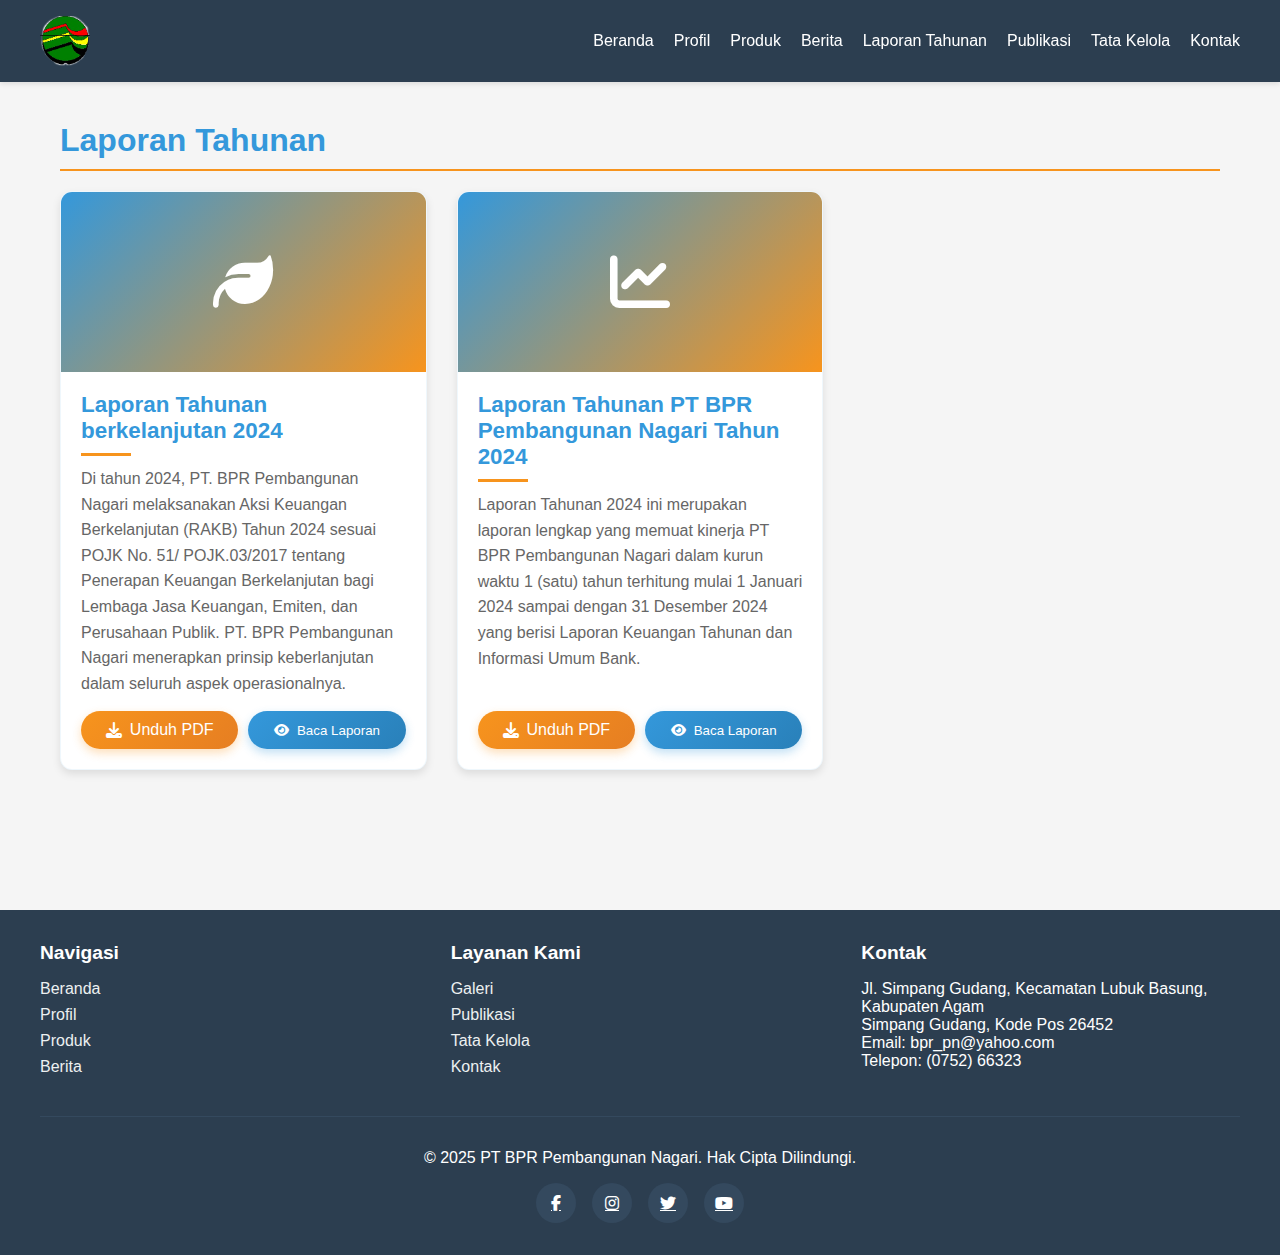
<file: laporan-tahunan.html>
<!DOCTYPE html>
<html lang="id">

<head>
    <meta charset="UTF-8">
    <meta name="viewport" content="width=device-width, initial-scale=1.0">
    <title>Laporan Tahunan - PT BPR Pembangunan Nagari</title>
    <link rel="stylesheet" href="https://cdnjs.cloudflare.com/ajax/libs/font-awesome/6.4.0/css/all.min.css">
    <link rel="stylesheet" href="stylelaporan.css">
    <script src="laporantahunan.js"></script>
</head>

<body>
    <!-- Navbar -->
    <nav class="navbar">
        <div class="nav-container">
            <div class="logo-image">
                <img src="./gambar/BPRLOGO.png" alt="Logo BPR">
            </div>

            <div class="toggle-button">
                <span class="bar"></span>
                <span class="bar"></span>
                <span class="bar"></span>
            </div>
            <ul class="menu">
                <li><a href="index.html">Beranda</a></li>
                <li><a href="profil.html">Profil</a></li>
                <li><a href="#">Produk</a></li>
                <li><a href="#">Berita</a></li>
                <li><a href="#">Laporan Tahunan</a></li>
                <li><a href="#">Publikasi</a></li>
                <li><a href="#">Tata Kelola</a></li>
                <li><a href="https://wa.me/6285263194065">Kontak</a></li>
            </ul>
        </div>
    </nav>

    <!-- Hero Section -->
    <div class="hero-section">
        <div class="hero-content">
            <h1>Laporan Tahunan</h1>
            <p>Transparansi dan akuntabilitas adalah komitmen kami. Dapatkan informasi lengkap mengenai kinerja dan
                pencapaian PT BPR Pembangunan Nagari melalui laporan tahunan kami.</p>
        </div>
    </div>

    <!-- Main Content -->
    <main class="main-content">
        <div class="content-container">
            <h2 class="section-title">Laporan Tahunan</h2>

            <!-- Mobile Notice -->
            <div class="mobile-notice" id="mobileNotice">
                <i class="fas fa-mobile-alt"></i>
                <strong>Mode Mobile Terdeteksi:</strong> PDF akan dibuka menggunakan Google Docs Viewer untuk pengalaman
                terbaik di perangkat mobile.
            </div>

            <div class="year-reports">
                <!-- 2024 Report Berkelanjutan -->
                <div class="report-card" id="report-2024-berkelanjutan">
                    <div class="report-image">
                        <i class="fas fa-leaf"></i>
                    </div>
                    <div class="report-content">
                        <h3>Laporan Tahunan berkelanjutan 2024</h3>
                        <p>Di tahun 2024, PT. BPR Pembangunan Nagari melaksanakan Aksi Keuangan Berkelanjutan (RAKB)
                            Tahun 2024 sesuai POJK No. 51/ POJK.03/2017 tentang Penerapan Keuangan Berkelanjutan bagi
                            Lembaga Jasa Keuangan, Emiten, dan Perusahaan Publik. PT. BPR Pembangunan Nagari
                            menerapkan prinsip keberlanjutan dalam seluruh aspek operasionalnya.</p>
                        <div class="pdf-actions">
                            <a href="https://drive.google.com/uc?export=download&id=1Km80rTKXNdyGE6LyexlWnydFBfz7YCvv"
                                class="download-btn" download>
                                <i class="fas fa-download"></i> Unduh PDF
                            </a>
                            <button class="toggle-view-btn" onclick="togglePdfView('berkelanjutan')">
                                <i class="fas fa-eye"></i> Baca Laporan
                            </button>
                        </div>
                    </div>
                </div>

                <!-- 2024 Report Tahunan -->
                <div class="report-card" id="report-2024-tahunan">
                    <div class="report-image">
                        <i class="fas fa-chart-line"></i>
                    </div>
                    <div class="report-content">
                        <h3>Laporan Tahunan PT BPR Pembangunan Nagari Tahun 2024</h3>
                        <p>Laporan Tahunan 2024 ini merupakan laporan lengkap yang memuat kinerja PT BPR
                            Pembangunan Nagari dalam kurun waktu 1 (satu) tahun terhitung mulai 1 Januari 2024 sampai
                            dengan 31 Desember 2024 yang berisi Laporan Keuangan Tahunan dan Informasi Umum Bank.</p>
                        <div class="pdf-actions">
                            <a href="https://drive.google.com/uc?export=download&id=168hwSKgYNmFO1OGvFa2KHzaIeJx5OyET"
                                class="download-btn" download>
                                <i class="fas fa-download"></i> Unduh PDF
                            </a>
                            <button class="toggle-view-btn" onclick="togglePdfView('tahunan')">
                                <i class="fas fa-eye"></i> Baca Laporan
                            </button>
                        </div>
                    </div>
                </div>
            </div>

            <!-- PDF Viewer Berkelanjutan -->
            <div class="pdf-section" id="pdf-section-berkelanjutan">
                <div class="pdf-container">
                    <div class="pdf-header">
                        <h3 class="pdf-title">
                            <i class="fas fa-file-pdf"></i>
                            Laporan Tahunan Berkelanjutan 2024
                        </h3>
                        <div class="pdf-controls">
                            <a href="https://drive.google.com/uc?export=download&id=1Km80rTKXNdyGE6LyexlWnydFBfz7YCvv"
                                class="pdf-control-btn" download title="Unduh PDF">
                                <i class="fas fa-download"></i>
                            </a>
                            <button class="pdf-control-btn" onclick="openFullscreen('pdf-berkelanjutan')"
                                title="Tampilan Layar Penuh">
                                <i class="fas fa-expand"></i>
                            </button>
                            <button class="pdf-close" onclick="hidePdfView('berkelanjutan')" title="Tutup PDF">
                                <i class="fas fa-times"></i>
                            </button>
                        </div>
                    </div>

                    <iframe id="pdf-berkelanjutan"
                        src="https://drive.google.com/file/d/1Km80rTKXNdyGE6LyexlWnydFBfz7YCvv/preview"
                        class="pdf-viewer" allow="autoplay">
                    </iframe>
                </div>
            </div>

            <!-- PDF Viewer Tahunan -->
            <div class="pdf-section" id="pdf-section-tahunan">
                <div class="pdf-container">
                    <div class="pdf-header">
                        <h3 class="pdf-title">
                            <i class="fas fa-file-pdf"></i>
                            Laporan Tahunan PT BPR Pembangunan Nagari 2024
                        </h3>
                        <div class="pdf-controls">
                            <a href="https://drive.google.com/uc?export=download&id=168hwSKgYNmFO1OGvFa2KHzaIeJx5OyET"
                                class="pdf-control-btn" download title="Unduh PDF">
                                <i class="fas fa-download"></i>
                            </a>
                            <button class="pdf-control-btn" onclick="openFullscreen('pdf-tahunan')"
                                title="Tampilan Layar Penul">
                                <i class="fas fa-expand"></i>
                            </button>
                            <button class="pdf-close" onclick="hidePdfView('tahunan')" title="Tutup PDF">
                                <i class="fas fa-times"></i>
                            </button>
                        </div>
                    </div>

                    <iframe id="pdf-tahunan"
                        src="https://drive.google.com/file/d/168hwSKgYNmFO1OGvFa2KHzaIeJx5OyET/preview"
                        class="pdf-viewer" allow="autoplay">
                    </iframe>
                </div>
            </div>

            <div style="margin-top: 50px; margin-bottom: 100px;"></div>
        </div>
    </main>

    <!-- Footer -->
    <footer class="footer">
        <div class="footer-container">
            <div class="footer-column">
                <h3>Navigasi</h3>
                <ul>
                    <li><a href="#">Beranda</a></li>
                    <li><a href="#">Profil</a></li>
                    <li><a href="#">Produk</a></li>
                    <li><a href="#">Berita</a></li>
                </ul>
            </div>
            <div class="footer-column">
                <h3>Layanan Kami</h3>
                <ul>
                    <li><a href="#">Galeri</a></li>
                    <li><a href="#">Publikasi</a></li>
                    <li><a href="#">Tata Kelola</a></li>
                    <li><a href="#">Kontak</a></li>
                </ul>
            </div>
            <div class="footer-column">
                <h3>Kontak</h3>
                <p>Jl. Simpang Gudang, Kecamatan Lubuk Basung, Kabupaten Agam</p>
                <p>Simpang Gudang, Kode Pos 26452</p>
                <p>Email: bpr_pn@yahoo.com</p>
                <p>Telepon: (0752) 66323</p>
            </div>
        </div>
        <div class="footer-bottom">
            <p>&copy; 2025 PT BPR Pembangunan Nagari. Hak Cipta Dilindungi.</p>
            <div class="social-links">
                <a href="https://facebook.com" target="_blank" aria-label="Facebook"><i
                        class="fab fa-facebook-f"></i></a>
                <a href="https://instagram.com" target="_blank" aria-label="Instagram"><i
                        class="fab fa-instagram"></i></a>
                <a href="https://twitter.com" target="_blank" aria-label="Twitter"><i class="fab fa-twitter"></i></a>
                <a href="https://youtube.com" target="_blank" aria-label="YouTube"><i class="fab fa-youtube"></i></a>
            </div>
        </div>
    </footer>
</file>
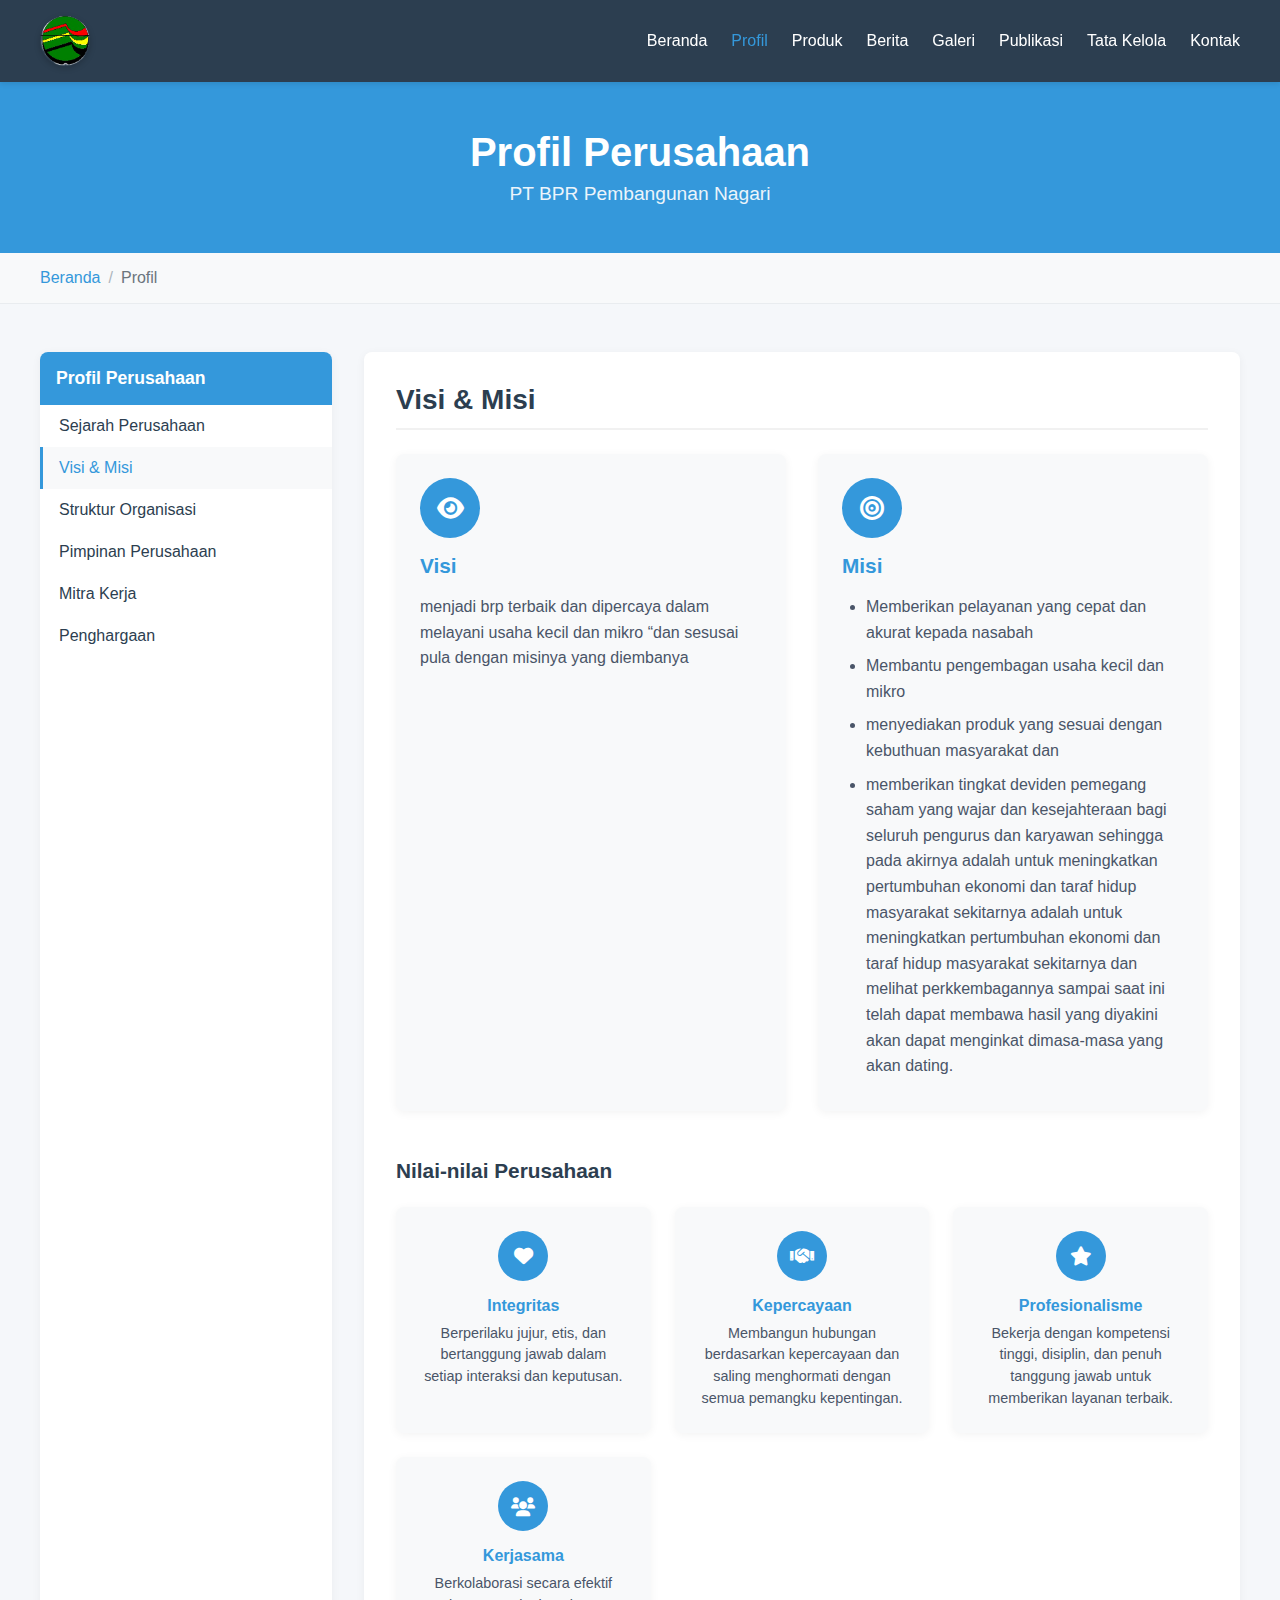
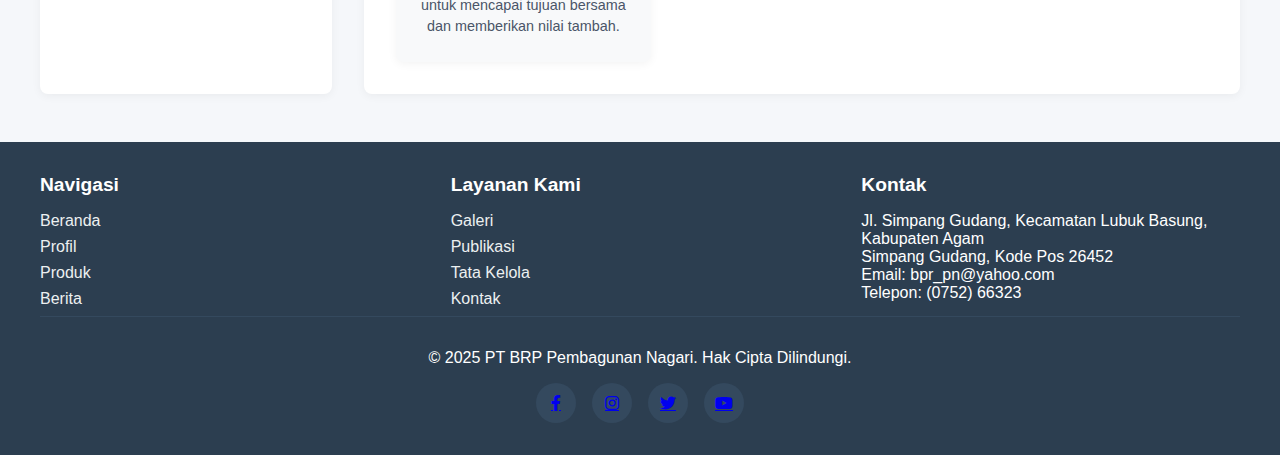
<file: profil.html>
<!DOCTYPE html>
<html lang="id">

<head>
    <meta charset="UTF-8">
    <meta name="viewport" content="width=device-width, initial-scale=1.0">
    <title>Profil - BPR Pembangunan Nagari</title>
    <link rel="stylesheet" href="https://cdnjs.cloudflare.com/ajax/libs/font-awesome/6.0.0-beta3/css/all.min.css">
    <style>
        * {
            margin: 0;
            padding: 0;
            box-sizing: border-box;
            font-family: 'Segoe UI', Tahoma, Geneva, Verdana, sans-serif;
        }

        body {
            min-height: 100vh;
            display: flex;
            flex-direction: column;
            background-color: #f5f7fa;
        }
                .logo-image {
            width: 50px;
            height: 50px;
            border-radius: 50%;
            /* Bulatkan */
            overflow: hidden;
            /* Potong gambar di luar lingkaran */
            box-shadow: 0 2px 6px rgba(0, 0, 0, 0.2);
        }

        .logo-image img {
            width: 100%;
            height: 100%;
            object-fit: cover;
            /* Biar gambar pas & tidak gepeng */
        }


        /* Navbar Styles */
        .navbar {
            background-color: #2c3e50;
            padding: 1rem 2rem;
            position: sticky;
            top: 0;
            z-index: 1000;
            box-shadow: 0 2px 5px rgba(0, 0, 0, 0.1);
        }

        .nav-container {
            display: flex;
            justify-content: space-between;
            align-items: center;
            max-width: 1200px;
            margin: 0 auto;
            width: 100%;
            position: relative;
        }

        .logo {
            color: white;
            font-size: 1.5rem;
            font-weight: 700;
        }

        .toggle-button {
            display: none;
            flex-direction: column;
            justify-content: space-between;
            width: 30px;
            height: 21px;
            cursor: pointer;
        }

        .toggle-button .bar {
            height: 3px;
            width: 100%;
            background-color: white;
            border-radius: 10px;
        }

        .menu {
            display: flex;
            list-style-type: none;
            gap: 1.5rem;
        }

        .menu li a {
            color: white;
            text-decoration: none;
            font-size: 1rem;
            transition: color 0.3s ease;
        }

        .menu li a:hover,
        .menu li a.active {
            color: #3498db;
        }

        /* Profile Header */
        .profile-header {
            background-color: #3498db;
            color: white;
            padding: 3rem 2rem;
            text-align: center;
        }

        .header-container {
            max-width: 1200px;
            margin: 0 auto;
        }

        .profile-header h1 {
            font-size: 2.5rem;
            margin-bottom: 0.5rem;
        }

        .profile-header p {
            font-size: 1.2rem;
            opacity: 0.9;
        }

        /* Breadcrumb */
        .breadcrumb {
            background-color: #f8f9fa;
            padding: 1rem 2rem;
            border-bottom: 1px solid #e9ecef;
        }

        .breadcrumb .container {
            max-width: 1200px;
            margin: 0 auto;
        }

        .breadcrumb ul {
            display: flex;
            list-style: none;
            gap: 0.5rem;
            align-items: center;
        }

        .breadcrumb li:not(:last-child)::after {
            content: '/';
            margin-left: 0.5rem;
            color: #adb5bd;
        }

        .breadcrumb a {
            color: #3498db;
            text-decoration: none;
        }

        .breadcrumb .active {
            color: #6c757d;
        }

        /* Main Content */
        .profile-content {
            padding: 3rem 2rem;
            flex: 1;
        }

        .profile-content .container {
            max-width: 1200px;
            margin: 0 auto;
            display: grid;
            grid-template-columns: 1fr 3fr;
            gap: 2rem;
        }

        /* Sidebar */
        .sidebar {
            background-color: white;
            border-radius: 8px;
            box-shadow: 0 2px 10px rgba(0, 0, 0, 0.05);
            overflow: hidden;
        }

        .sidebar-title {
            background-color: #3498db;
            color: white;
            padding: 1rem;
            font-size: 1.1rem;
            font-weight: 600;
        }

        .sidebar-menu {
            list-style: none;
        }

        .sidebar-menu li a {
            display: block;
            padding: 0.75rem 1rem;
            color: #2c3e50;
            text-decoration: none;
            transition: all 0.3s ease;
            border-left: 3px solid transparent;
        }

        .sidebar-menu li a:hover,
        .sidebar-menu li a.active {
            background-color: #f8f9fa;
            color: #3498db;
            border-left-color: #3498db;
        }

        /* Content Area */
        .content-area {
            background-color: white;
            border-radius: 8px;
            box-shadow: 0 2px 10px rgba(0, 0, 0, 0.05);
            padding: 2rem;
        }

        .section-title {
            color: #2c3e50;
            margin-bottom: 1.5rem;
            padding-bottom: 0.75rem;
            border-bottom: 2px solid #f1f1f1;
            font-size: 1.75rem;
        }

        /* Vision & Mission */
        .vision-mission-container {
            display: grid;
            grid-template-columns: 1fr 1fr;
            gap: 2rem;
            margin-bottom: 3rem;
        }

        .vm-card {
            background-color: #f8f9fa;
            border-radius: 8px;
            padding: 1.5rem;
            position: relative;
            box-shadow: 0 2px 10px rgba(0, 0, 0, 0.05);
            transition: transform 0.3s ease;
        }

        .vm-card:hover {
            transform: translateY(-5px);
        }

        .vm-icon {
            display: flex;
            align-items: center;
            justify-content: center;
            width: 60px;
            height: 60px;
            background-color: #3498db;
            color: white;
            border-radius: 50%;
            margin-bottom: 1rem;
            font-size: 1.5rem;
        }

        .vm-card h3 {
            color: #3498db;
            margin-bottom: 1rem;
            font-size: 1.3rem;
        }

        .vm-content p,
        .vm-content ul {
            color: #4a5568;
            line-height: 1.6;
        }

        .vm-content ul {
            padding-left: 1.5rem;
            margin-top: 0.5rem;
        }

        .vm-content li {
            margin-bottom: 0.5rem;
        }

        /* Company Values */
        .company-values {
            margin-top: 2rem;
        }

        .company-values h3 {
            font-size: 1.3rem;
            color: #2c3e50;
            margin-bottom: 1.5rem;
        }

        .values-grid {
            display: grid;
            grid-template-columns: repeat(auto-fill, minmax(250px, 1fr));
            gap: 1.5rem;
        }

        .value-item {
            background-color: #f8f9fa;
            border-radius: 8px;
            padding: 1.5rem;
            text-align: center;
            box-shadow: 0 2px 10px rgba(0, 0, 0, 0.05);
            transition: transform 0.3s ease;
        }

        .value-item:hover {
            transform: translateY(-5px);
        }

        .value-icon {
            display: flex;
            align-items: center;
            justify-content: center;
            width: 50px;
            height: 50px;
            background-color: #3498db;
            color: white;
            border-radius: 50%;
            margin: 0 auto 1rem;
            font-size: 1.2rem;
        }

        .value-item h4 {
            color: #3498db;
            margin-bottom: 0.5rem;
        }

        .value-item p {
            color: #4a5568;
            font-size: 0.9rem;
            line-height: 1.5;
        }

        /* Footer Styles */
        .footer {
            background-color: #2c3e50;
            color: white;
            padding: 2rem;
            margin-top: auto;
        }

        .footer-container {
            max-width: 1200px;
            margin: 0 auto;
            display: grid;
            grid-template-columns: repeat(auto-fit, minmax(250px, 1fr));
            gap: 2rem;
        }

        .footer-column h3 {
            margin-bottom: 1rem;
            font-size: 1.2rem;
        }

        .footer-column ul {
            list-style: none;
        }

        .footer-column ul li {
            margin-bottom: 0.5rem;
        }

        .footer-column a {
            color: #ecf0f1;
            text-decoration: none;
            transition: all 0.3s ease;
        }

        .footer-column a:hover {
            color: #3498db;
        }

        .footer-bottom {
            text-align: center;
            padding-top: 2rem;
            margin-top: 2rem;
            border-top: 1px solid #34495e;
            max-width: 1200px;
            margin: 0 auto;
        }

        .social-links {
            display: flex;
            gap: 1rem;
            margin-top: 1rem;
            justify-content: center;
        }

        .social-links a {
            display: inline-block;
            width: 40px;
            height: 40px;
            background-color: #34495e;
            border-radius: 50%;
            display: flex;
            align-items: center;
            justify-content: center;
            transition: all 0.3s ease;
        }

        .social-links a:hover {
            background-color: #3498db;
        }

        /* Responsive Styles */
        @media (max-width: 768px) {
            .profile-content .container {
                grid-template-columns: 1fr;
            }

            .vision-mission-container {
                grid-template-columns: 1fr;
            }

            .navbar {
                padding: 1rem;
                width: 100%;
                overflow-x: visible;
            }

            .toggle-button {
                display: flex;
                position: relative;
                z-index: 100;
            }

            .menu {
                display: none;
                width: 100%;
                flex-direction: column;
                position: absolute;
                top: 100%;
                left: 0;
                right: 0;
                background-color: #2c3e50;
                box-shadow: 0 5px 10px rgba(0, 0, 0, 0.2);
                z-index: 99;
            }

            .menu.active {
                display: flex;
            }

            .nav-container {
                flex-wrap: wrap;
                padding: 0 5px;
            }

            .menu li {
                width: 100%;
                text-align: center;
            }

            .menu li a {
                padding: 1rem;
                border-bottom: 1px solid rgba(255, 255, 255, 0.1);
            }
        }
    </style>
</head>

<body>
    <!-- Navbar -->
    <nav class="navbar">
        <div class="nav-container">
            <div class="logo-image">
                <img src="./gambar/BPRLOGO.png" alt="Logo BPR">
            </div>
            <div class="toggle-button">
                <span class="bar"></span>
                <span class="bar"></span>
                <span class="bar"></span>
            </div>
            <ul class="menu">
                <li><a href="index.html">Beranda</a></li>
                <li><a href="profil.html" class="active">Profil</a></li>
                <li><a href="#">Produk</a></li>
                <li><a href="#">Berita</a></li>
                <li><a href="#">Galeri</a></li>
                <li><a href="#">Publikasi</a></li>
                <li><a href="#">Tata Kelola</a></li>
                <li><a href="https://wa.me/6285263194065">Kontak</a></li>
            </ul>
        </div>
    </nav>

    <!-- Header Section -->
    <header class="profile-header">
        <div class="header-container">
            <h1>Profil Perusahaan</h1>
            <p>PT BPR Pembangunan Nagari</p>
        </div>
    </header>

    <!-- Breadcrumb -->
    <div class="breadcrumb">
        <div class="container">
            <ul>
                <li><a href="index.html">Beranda</a></li>
                <li class="active">Profil</li>
            </ul>
        </div>
    </div>

    <!-- Main Content -->
    <main class="profile-content">
        <div class="container">
            <!-- Sidebar Navigation -->
            <div class="sidebar">
                <div class="sidebar-title">Profil Perusahaan</div>
                <ul class="sidebar-menu">
                    <li><a href="#sejarah">Sejarah Perusahaan</a></li>
                    <li><a href="#visi-misi" class="active">Visi & Misi</a></li>
                    <li><a href="#struktur">Struktur Organisasi</a></li>
                    <li><a href="#pimpinan">Pimpinan Perusahaan</a></li>
                    <li><a href="#mitra">Mitra Kerja</a></li>
                    <li><a href="#penghargaan">Penghargaan</a></li>
                </ul>
            </div>

            <!-- Content Area -->
            <div class="content-area">
                <section id="visi-misi" class="section">
                    <h2 class="section-title">Visi & Misi</h2>

                    <div class="vision-mission-container">
                        <div class="vm-card">
                            <div class="vm-icon">
                                <i class="fas fa-eye"></i>
                            </div>
                            <h3>Visi</h3>
                            <div class="vm-content">
                                <p>menjadi brp terbaik dan dipercaya dalam melayani 
                                    usaha kecil dan mikro “dan sesusai pula dengan misinya yang diembanya</p>
                            </div>
                        </div>

                        <div class="vm-card">
                            <div class="vm-icon">
                                <i class="fas fa-bullseye"></i>
                            </div>
                            <h3>Misi</h3>
                            <div class="vm-content">
                                <ul>
                                    <li>Memberikan pelayanan yang cepat dan akurat kepada nasabah</li>
                                    <li>Membantu pengembagan usaha kecil dan mikro
                                    </li>
                                    <li>menyediakan produk yang sesuai dengan kebuthuan masyarakat dan</li>
                                    <li>memberikan tingkat deviden pemegang saham yang wajar dan kesejahteraan bagi seluruh pengurus dan karyawan sehingga pada
                                    akirnya adalah untuk meningkatkan pertumbuhan ekonomi dan taraf hidup masyarakat sekitarnya adalah untuk meningkatkan
                                    pertumbuhan ekonomi dan taraf hidup masyarakat sekitarnya dan melihat perkkembagannya sampai saat ini telah dapat
                                    membawa hasil yang diyakini akan dapat menginkat dimasa-masa yang akan dating.</li>
                                    
                                </ul>
                            </div>
                        </div>
                    </div>

                    <div class="company-values">
                        <h3>Nilai-nilai Perusahaan</h3>
                        <div class="values-grid">
                            <div class="value-item">
                                <div class="value-icon">
                                    <i class="fas fa-heart"></i>
                                </div>
                                <h4>Integritas</h4>
                                <p>Berperilaku jujur, etis, dan bertanggung jawab dalam setiap interaksi dan keputusan.
                                </p>
                            </div>
                            <div class="value-item">
                                <div class="value-icon">
                                    <i class="fas fa-handshake"></i>
                                </div>
                                <h4>Kepercayaan</h4>
                                <p>Membangun hubungan berdasarkan kepercayaan dan saling menghormati dengan semua
                                    pemangku kepentingan.</p>
                            </div>
                            <div class="value-item">
                                <div class="value-icon">
                                    <i class="fas fa-star"></i>
                                </div>
                                <h4>Profesionalisme</h4>
                                <p>Bekerja dengan kompetensi tinggi, disiplin, dan penuh tanggung jawab untuk memberikan
                                    layanan terbaik.</p>
                            </div>
                            <div class="value-item">
                                <div class="value-icon">
                                    <i class="fas fa-users"></i>
                                </div>
                                <h4>Kerjasama</h4>
                                <p>Berkolaborasi secara efektif untuk mencapai tujuan bersama dan memberikan nilai
                                    tambah.</p>
                            </div>
                        </div>
                    </div>
                </section>
            </div>
        </div>
    </main>

    <!-- Footer -->
    <footer class="footer">
        <div class="footer-container">
            <div class="footer-column">
                <h3>Navigasi</h3>
                <ul>
                    <li><a href="#">Beranda</a></li>
                    <li><a href="#">Profil</a></li>
                    <li><a href="#">Produk</a></li>
                    <li><a href="#">Berita</a></li>
                </ul>
            </div>
            <div class="footer-column">
                <h3>Layanan Kami</h3>
                <ul>
                    <li><a href="#">Galeri</a></li>
                    <li><a href="#">Publikasi</a></li>
                    <li><a href="#">Tata Kelola</a></li>
                    <li><a href="#">Kontak</a></li>
                </ul>
            </div>
            <div class="footer-column">
                <h3>Kontak</h3>
                <p>Jl. Simpang Gudang, Kecamatan Lubuk Basung, Kabupaten Agam</p>
                <p>Simpang Gudang, Kode Pos 26452</p>
                <p>Email: bpr_pn@yahoo.com</p>
                <p>Telepon: (0752) 66323</p>
            </div>
        </div>
        <div class="footer-bottom">
            <p>&copy; 2025 PT BRP Pembagunan Nagari. Hak Cipta Dilindungi.</p>
            <div class="social-links">
                <a href="https://facebook.com" target="_blank" aria-label="Facebook"><i
                        class="fab fa-facebook-f"></i></a>
                <a href="https://instagram.com" target="_blank" aria-label="Instagram"><i
                        class="fab fa-instagram"></i></a>
                <a href="https://twitter.com" target="_blank" aria-label="Twitter"><i class="fab fa-twitter"></i></a>
                <a href="https://youtube.com" target="_blank" aria-label="YouTube"><i class="fab fa-youtube"></i></a>
            </div>
        </div>
    </footer>

    <script>
        // Toggle mobile menu
        document.querySelector('.toggle-button').addEventListener('click', function () {
            document.querySelector('.menu').classList.toggle('active');
        });
    </script>
</body>

</html>
</file>
<file: stylelaporan.css>
:root {
    --primary-color: #3498db;
    --secondary-color: #f7941d;
    --text-color: #333;
    --light-grey: #f5f5f5;
    --dark-grey: #666;
    --white: #fff;
    --box-shadow: 0 4px 8px rgba(0, 0, 0, 0.1);
}

* {
    margin: 0;
    padding: 0;
    box-sizing: border-box;
    font-family: 'Segoe UI', Tahoma, Geneva, Verdana, sans-serif;
    -webkit-font-smoothing: antialiased;
    -moz-osx-font-smoothing: grayscale;
}

html,
body {
    height: 100%;
}

body {
    min-height: 100vh;
    display: flex;
    flex-direction: column;
    color: var(--text-color);
    background-color: var(--light-grey);
    position: relative;
}

.main-content {
    flex: 1;
    display: flex;
    flex-direction: column;
}

/* Navbar */
.navbar {
    background-color: #2c3e50;
    padding: 1rem 2rem;
    position: sticky;
    top: 0;
    z-index: 1000;
    box-shadow: 0 2px 5px rgba(0, 0, 0, 0.1);
}

.nav-container {
    display: flex;
    justify-content: space-between;
    align-items: center;
    max-width: 1200px;
    margin: 0 auto;
    width: 100%;
    position: relative;
}

.logo-image img {
    height: 50px;
    display: block;
}

.menu {
    display: flex;
    list-style: none;
}

.menu li {
    margin-left: 20px;
}

.menu a {
    color: white;
    text-decoration: none;
    font-weight: 500;
    transition: color 0.3s;
}

.menu a:hover,
.menu a:focus {
    color: var(--primary-color);
    outline: none;
}

.toggle-button {
    display: none;
    flex-direction: column;
    justify-content: space-around;
    width: 30px;
    height: 21px;
    cursor: pointer;
    background: transparent;
    border: none;
}

.toggle-button .bar {
    height: 3px;
    width: 100%;
    background-color: white;
    border-radius: 10px;
}

/* Hero Section */
.hero-section {
    position: relative;
    height: 70vh;
    width: 100%;
    display: flex;
    align-items: center;
    justify-content: center;
    text-align: center;
    color: white;
    overflow: hidden;
    background: linear-gradient(135deg, var(--primary-color), #2c3e50);
}

.hero-content {
    position: relative;
    z-index: 10;
    max-width: 800px;
    padding: 2rem;
}

.hero-content h1 {
    font-size: 3rem;
    margin-bottom: 1rem;
    text-shadow: 2px 2px 4px rgba(0, 0, 0, 0.5);
}

.hero-content p {
    font-size: 1.2rem;
    margin-bottom: 2rem;
    text-shadow: 1px 1px 2px rgba(0, 0, 0, 0.5);
}

/* Main content */
.content-container {
    max-width: 1200px;
    margin: 40px auto;
    padding: 0 20px;
    width: 100%;
}

.section-title {
    font-size: 2rem;
    color: var(--primary-color);
    margin-bottom: 20px;
    padding-bottom: 10px;
    border-bottom: 2px solid var(--secondary-color);
}

.year-reports {
    display: grid;
    grid-template-columns: repeat(auto-fill, minmax(300px, 1fr));
    gap: 30px;
    margin-bottom: 30px;
}

.report-card {
    background-color: var(--white);
    border-radius: 12px;
    box-shadow: var(--box-shadow);
    overflow: hidden;
    transition: all 0.4s cubic-bezier(0.175, 0.885, 0.32, 1.275);
    height: 100%;
    display: flex;
    flex-direction: column;
    position: relative;
    border: 1px solid rgba(52, 152, 219, 0.08);
}

.report-card::before {
    content: "";
    position: absolute;
    top: 0;
    left: 0;
    width: 100%;
    height: 5px;
    background: linear-gradient(90deg, var(--primary-color), var(--secondary-color));
    transform: scaleX(0);
    transform-origin: left;
    transition: transform 0.4s ease-out;
}

.report-card:hover {
    transform: translateY(-5px);
    box-shadow: 0 15px 30px rgba(0, 0, 0, 0.15);
}

.report-card:hover::before {
    transform: scaleX(1);
}

.report-card.highlight {
    border-color: var(--primary-color);
    box-shadow: 0 15px 30px rgba(52, 152, 219, 0.18);
    transform: scale(1.02);
}

.report-image {
    width: 100%;
    height: 180px;
    background: linear-gradient(135deg, var(--primary-color), var(--secondary-color));
    display: flex;
    justify-content: center;
    align-items: center;
}

.report-image i {
    font-size: 60px;
    color: white;
}

.report-content {
    padding: 20px;
    flex-grow: 1;
    display: flex;
    flex-direction: column;
}

.report-content h3 {
    font-size: 1.4rem;
    margin-bottom: 10px;
    color: var(--primary-color);
    position: relative;
    padding-bottom: 12px;
    transition: all 0.3s ease;
}

.report-content h3::after {
    content: "";
    position: absolute;
    bottom: 0;
    left: 0;
    width: 50px;
    height: 3px;
    background: var(--secondary-color);
    transition: width 0.3s ease;
}

.report-card:hover .report-content h3::after {
    width: 80px;
}

.report-content p {
    color: var(--dark-grey);
    margin-bottom: 15px;
    flex-grow: 1;
    line-height: 1.6;
}

/* Buttons */
.pdf-actions {
    display: flex;
    gap: 10px;
    margin-top: auto;
    flex-wrap: wrap;
}

.download-btn,
.toggle-view-btn {
    display: inline-flex;
    align-items: center;
    gap: 0.5rem;
    color: var(--white);
    padding: 10px 18px;
    border-radius: 50px;
    text-decoration: none;
    font-weight: 500;
    transition: all 0.3s ease;
    border: none;
    cursor: pointer;
    flex: 1;
    justify-content: center;
    min-width: 120px;
}

.download-btn {
    background: linear-gradient(135deg, var(--secondary-color), #e67e22);
    box-shadow: 0 4px 10px rgba(247, 148, 29, 0.3);
}

.download-btn:hover {
    background: linear-gradient(135deg, #e67e22, #d35400);
    transform: translateY(-2px);
    box-shadow: 0 6px 12px rgba(247, 148, 29, 0.4);
}

.toggle-view-btn {
    background: linear-gradient(135deg, var(--primary-color), #2980b9);
    box-shadow: 0 4px 10px rgba(52, 152, 219, 0.3);
}

.toggle-view-btn:hover {
    background: linear-gradient(135deg, #2980b9, #1a5276);
    transform: translateY(-2px);
    box-shadow: 0 6px 12px rgba(52, 152, 219, 0.4);
}

/* PDF Viewer Section */
.pdf-section {
    display: none;
    margin: 40px 0;
    opacity: 0;
    transform: translateY(20px);
    transition: opacity 0.5s ease, transform 0.5s ease;
}

.pdf-section.active {
    display: block;
    opacity: 1;
    transform: translateY(0);
}

.pdf-container {
    width: 100%;
    margin: 25px 0;
    border-radius: 12px;
    overflow: hidden;
    box-shadow: 0 15px 30px rgba(0, 0, 0, 0.15);
    position: relative;
    background-color: #f8f9fa;
    transition: all 0.5s cubic-bezier(0.175, 0.885, 0.32, 1.275);
}

.pdf-container:hover {
    transform: translateY(-3px);
    box-shadow: 0 20px 40px rgba(0, 0, 0, 0.2);
}

.pdf-header {
    background: linear-gradient(135deg, var(--primary-color), #1a5276);
    color: white;
    padding: 15px 20px;
    display: flex;
    justify-content: space-between;
    align-items: center;
    border-radius: 12px 12px 0 0;
    position: relative;
    overflow: hidden;
    min-height: 60px;
}

.pdf-title {
    font-size: 1.25rem;
    font-weight: 600;
    margin: 0;
    display: flex;
    align-items: center;
    text-shadow: 1px 1px 2px rgba(0, 0, 0, 0.15);
    flex: 1;
    margin-right: 15px;
}

.pdf-title i {
    margin-right: 10px;
    font-size: 1.5rem;
}

.pdf-controls {
    display: flex;
    gap: 8px;
    align-items: center;
    z-index: 5;
    position: relative;
}

.pdf-control-btn {
    background-color: rgba(255, 255, 255, 0.2);
    color: white;
    border: none;
    width: 36px;
    height: 36px;
    border-radius: 50%;
    display: flex;
    align-items: center;
    justify-content: center;
    cursor: pointer;
    transition: all 0.3s ease;
    flex-shrink: 0;
}

.pdf-control-btn:hover {
    background-color: rgba(255, 255, 255, 0.4);
    transform: scale(1.1);
}

.pdf-close {
    background-color: rgba(255, 255, 255, 0.2);
    color: white;
    border: none;
    width: 36px;
    height: 36px;
    border-radius: 50%;
    display: flex;
    align-items: center;
    justify-content: center;
    cursor: pointer;
    transition: all 0.3s ease;
    flex-shrink: 0;
    margin-left: 8px;
}

.pdf-close:hover {
    background-color: rgba(255, 255, 255, 0.4);
    transform: rotate(90deg);
}

.pdf-viewer {
    width: 100%;
    height: 70vh;
    border: none;
    background-color: #fff;
}

/* Mobile optimization alert */
.mobile-notice {
    display: none;
    background: linear-gradient(135deg, #e74c3c, #c0392b);
    color: white;
    padding: 15px;
    margin-bottom: 20px;
    border-radius: 8px;
    text-align: center;
}

.mobile-notice.show {
    display: block;
}

.mobile-notice i {
    margin-right: 8px;
}

/* Footer */
.footer {
    background-color: #2c3e50;
    color: white;
    padding: 2rem;
    margin-top: auto;
}

.footer-container {
    max-width: 1200px;
    margin: 0 auto;
    display: grid;
    grid-template-columns: repeat(auto-fit, minmax(250px, 1fr));
    gap: 2rem;
}

.footer-column h3 {
    margin-bottom: 1rem;
    font-size: 1.2rem;
}

.footer-column ul {
    list-style: none;
}

.footer-column ul li {
    margin-bottom: 0.5rem;
}

.footer-column a {
    color: #ecf0f1;
    text-decoration: none;
    transition: all 0.3s ease;
}

.footer-column a:hover {
    color: var(--primary-color);
}

.footer-bottom {
    text-align: center;
    padding-top: 2rem;
    margin-top: 2rem;
    border-top: 1px solid #34495e;
    max-width: 1200px;
    margin-left: auto;
    margin-right: auto;
}

.social-links {
    display: flex;
    gap: 1rem;
    margin-top: 1rem;
    justify-content: center;
}

.social-links a {
    display: inline-flex;
    width: 40px;
    height: 40px;
    background-color: #34495e;
    border-radius: 50%;
    align-items: center;
    justify-content: center;
    transition: all 0.3s ease;
    color: white;
}

.social-links a:hover {
    background-color: var(--primary-color);
}

/* Loading animation */
@keyframes pulse {
    0% {
        opacity: 0.6;
    }

    50% {
        opacity: 0.8;
    }

    100% {
        opacity: 0.6;
    }
}

.pdf-container.loading::before {
    content: "Memuat PDF...";
    position: absolute;
    top: 0;
    left: 0;
    width: 100%;
    height: 100%;
    background-color: rgba(248, 249, 250, 0.95);
    display: flex;
    justify-content: center;
    align-items: center;
    z-index: 5;
    animation: pulse 1.5s infinite;
    font-size: 1.2rem;
    color: var(--primary-color);
    font-weight: 600;
}

/* Responsive */
@media (max-width: 992px) {
    .year-reports {
        grid-template-columns: repeat(auto-fill, minmax(280px, 1fr));
    }

    .pdf-viewer {
        height: 60vh;
    }

    .hero-content h1 {
        font-size: 2.5rem;
    }
}

@media (max-width: 768px) {
    .toggle-button {
        display: flex;
    }

    .menu {
        display: none;
        width: 100%;
        flex-direction: column;
        position: absolute;
        top: 70px;
        left: 0;
        background-color: #2c3e50;
        box-shadow: 0 10px 15px rgba(0, 0, 0, 0.1);
        z-index: 100;
    }

    .menu.active {
        display: flex;
    }

    .menu li {
        margin: 0;
        text-align: center;
    }

    .menu a {
        display: block;
        padding: 15px;
        border-bottom: 1px solid #34495e;
        color: white;
    }

    .hero-section {
        height: 50vh;
    }

    .hero-content h1 {
        font-size: 2rem;
    }

    .hero-content p {
        font-size: 1rem;
    }

    .year-reports {
        grid-template-columns: 1fr;
    }

    .pdf-viewer {
        height: 50vh;
    }

    .pdf-header {
        flex-direction: column;
        align-items: flex-start;
        gap: 12px;
        padding: 12px 15px;
    }

    .pdf-controls {
        align-self: flex-end;
        width: auto;
    }

    .pdf-title {
        font-size: 1rem;
        width: 100%;
    }

    .mobile-notice {
        display: block;
    }
}

@media (max-width: 576px) {
    .hero-section {
        height: 40vh;
    }

    .hero-content h1 {
        font-size: 1.8rem;
    }

    .hero-content p {
        font-size: 0.95rem;
    }

    .pdf-viewer {
        height: 45vh;
    }

    .pdf-header {
        padding: 10px 15px;
        flex-direction: column;
        align-items: flex-start;
        gap: 10px;
    }

    .pdf-title {
        font-size: 0.9rem;
        width: 100%;
        margin-bottom: 5px;
    }

    .pdf-title i {
        font-size: 1.2rem;
        margin-right: 8px;
    }

    .pdf-controls {
        align-self: flex-end;
        gap: 6px;
    }

    .pdf-control-btn,
    .pdf-close {
        width: 32px;
        height: 32px;
        font-size: 0.85rem;
    }

    .pdf-actions {
        flex-direction: column;
    }

    .download-btn,
    .toggle-view-btn {
        width: 100%;
        margin-bottom: 5px;
    }
}
</file>
